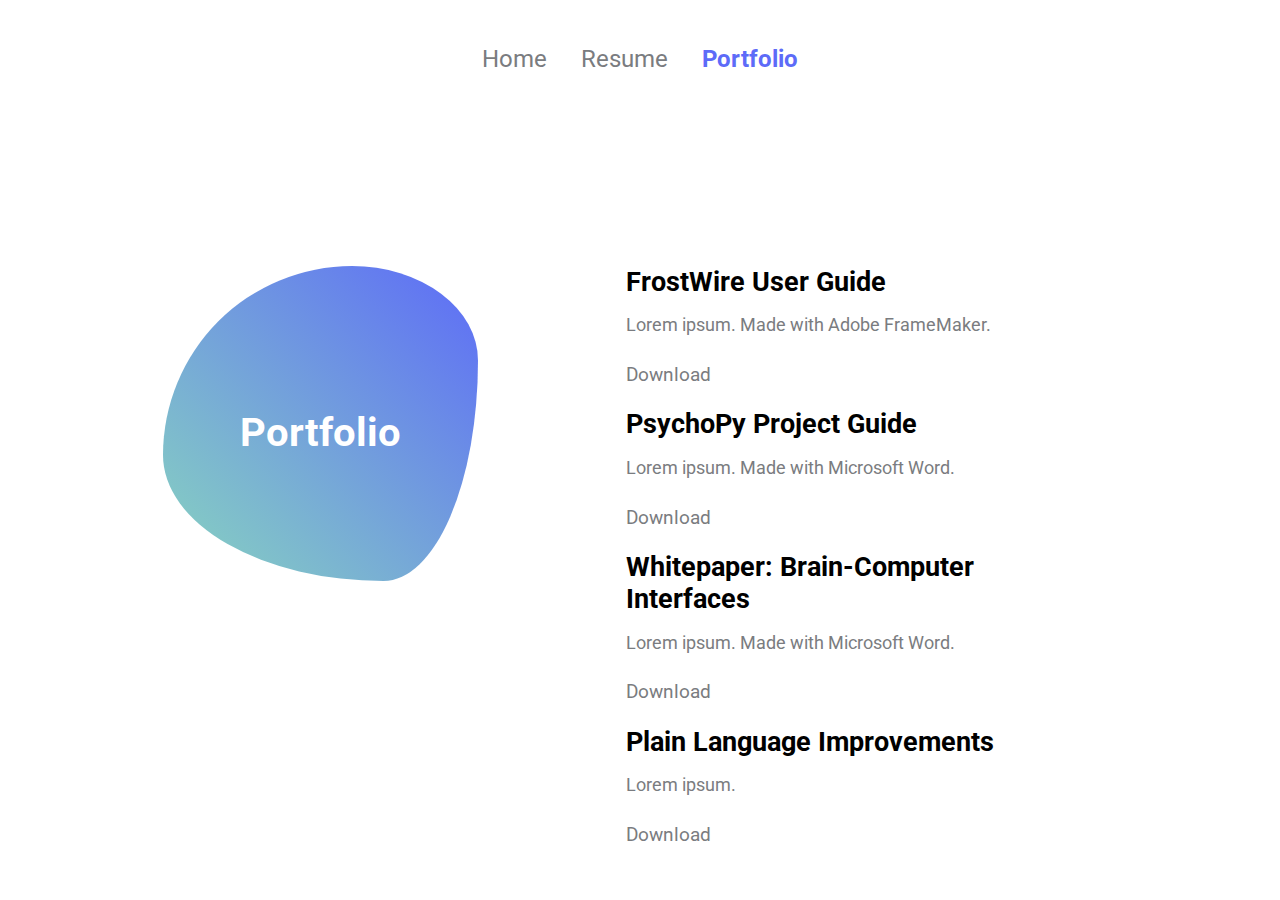
<file: portfolio.html>
<!DOCTYPE html>
<html lang="en">
  <!-- Head -->
  <head>
    <meta charset="UTF-8" />
    <meta name="viewport" content="width=device-width, initial-scale=1.0" />
    <meta http-equiv="X-UA-Compatible" content="ie=edge" />
    <link
      rel="stylesheet"
      href="https://use.fontawesome.com/releases/v5.4.1/css/all.css"
      integrity="sha384-5sAR7xN1Nv6T6+dT2mhtzEpVJvfS3NScPQTrOxhwjIuvcA67KV2R5Jz6kr4abQsz"
      crossorigin="anonymous"
    />
    <link rel="stylesheet" href="style.css" />
    <link rel="icon" href="img/monogram.png" />
    <title>Adam Pugsley</title>
  </head>

  <!-- Body -->
  <body>
    <!-- Top Nav -->
    <div class="topnav">
      <a class="topnav_link" href="index.html">Home</a>
      <a class="topnav_link" href="resume.html">Resume</a>
      <a id="current" class="topnav_link" href="portfolio.html">Portfolio</a>
    </div>

    <hr />

    <div class="grid-2">
      <!-- LEFT COLUMN -->
      <div class="section-1">
        <!--Title-->
        <div class="container">
          <div class="shape">
            <h1 class="title">Portfolio</h1>
          </div>
        </div>
      </div>

      <!-- RIGHT COLUMN -->
      <div class="section-2">
        <!-- Projects -->

        <h2>FrostWire User Guide</h2>
        <p>Lorem ipsum. Made with Adobe FrameMaker.</p>

        <a
          class="folio_dl"
          target="blank"
          href="downloads/FrostWire6UserGuide.pdf"
        >
          <i class="fas fa-download"></i> Download</a
        >
        <br />

        <h2>PsychoPy Project Guide</h2>
        <p>Lorem ipsum. Made with Microsoft Word.</p>
        <a
          class="folio_dl"
          target="blank"
          href="downloads/Creating a simple recognition memory experiment in PsychoPy.pdf"
        >
          <i class="fas fa-download"></i> Download</a
        >

        <br />

        <h2>Whitepaper: Brain-Computer Interfaces</h2>
        <p>Lorem ipsum. Made with Microsoft Word.</p>
        <a
          class="folio_dl"
          target="blank"
          href="downloads/BrainComputerInterfaces_AdamPugsley.pdf"
          ><i class="fas fa-download"></i> Download</a
        >

        <br />

        <h2>Plain Language Improvements</h2>
        <p>Lorem ipsum.</p>
        <a
          class="folio_dl"
          target="blank"
          href="downloads/PlainLanguage_AdamPugsley.pdf"
          ><i class="fas fa-download"></i> Download</a
        >
      </div>
    </div>
  </body>
</html>
</file>
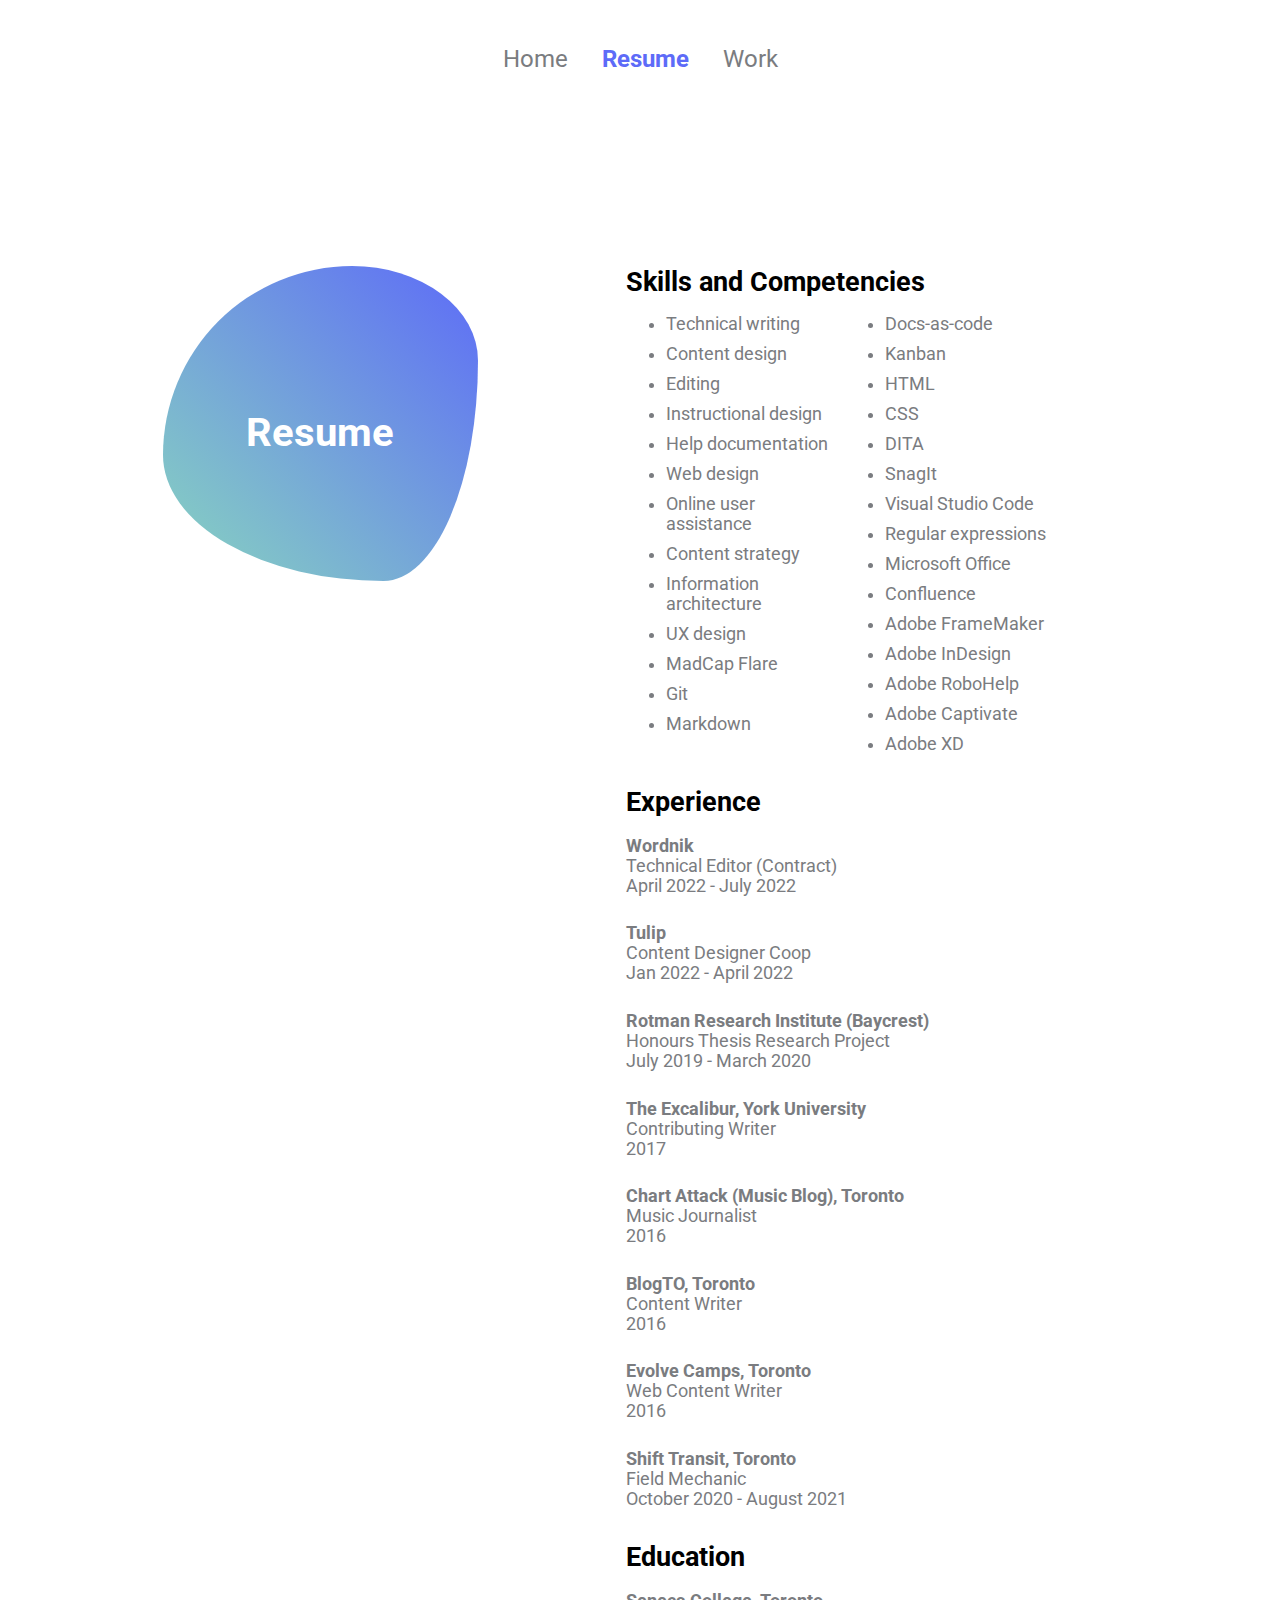
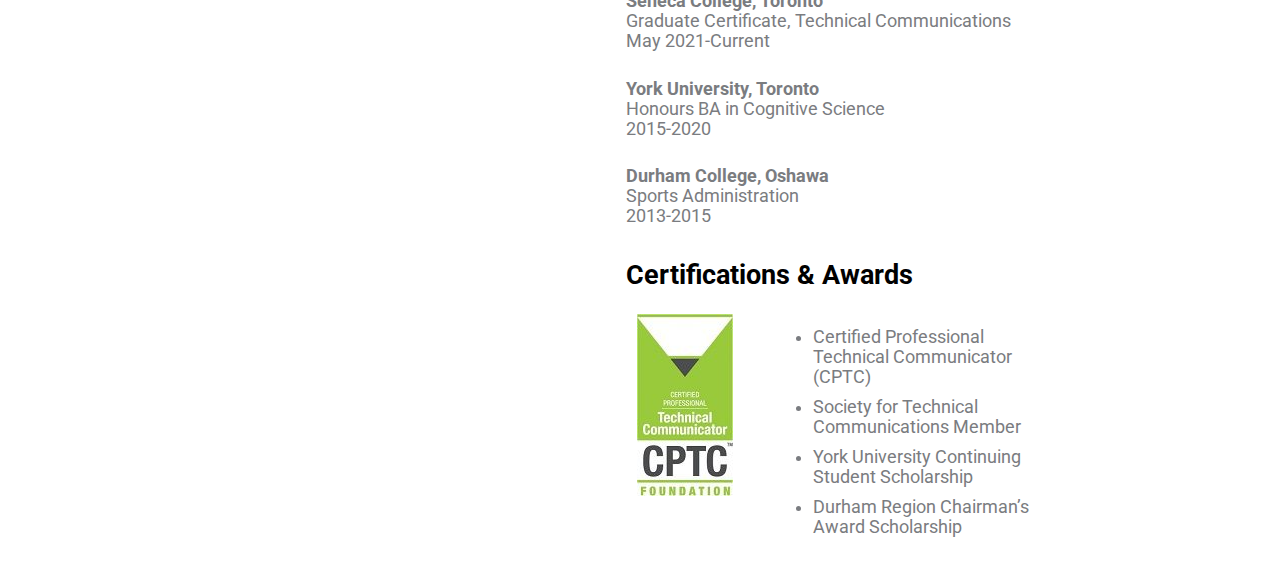
<file: resume.html>
<!DOCTYPE html>
<html lang="en">
  <!-- Head -->
  <head>
    <meta charset="UTF-8" />
    <meta name="viewport" content="width=device-width, initial-scale=1.0" />
    <meta http-equiv="X-UA-Compatible" content="ie=edge" />
    <link
      rel="stylesheet"
      href="https://use.fontawesome.com/releases/v5.4.1/css/all.css"
      integrity="sha384-5sAR7xN1Nv6T6+dT2mhtzEpVJvfS3NScPQTrOxhwjIuvcA67KV2R5Jz6kr4abQsz"
      crossorigin="anonymous"
    />
    <link rel="stylesheet" href="style.css" />
    <link rel="icon" href="img/monogram.png" />
    <title>Adam Pugsley</title>
  </head>

  <!-- Body -->
  <body>
    <!-- Top Nav -->
    <div class="topnav">
      <a class="topnav_link" href="https://adampugsley.ca/">Home</a>
      <a id="current" class="topnav_link" href="resume.html">Resume</a>
      <a class="topnav_link" href="work.html">Work
      </a>
    </div>

    <hr />

    <div class="grid-2">
      <!-- LEFT COLUMN -->
      <div class="section-1">
        <!--Title-->
        <div class="container">
          <div class="shape">
            <h1 class="title">Resume</h1>
          </div>

        </div>
      </div>

      <!-- RIGHT COLUMN -->
      <div class="section-2">
        <!-- Type Line-->

       
        <!-- Skills -->
        <h2>Skills and Competencies</h2>
        <ul class="columns">
          <li>Technical writing</li>
          <li>Content design</li>
          <li>Editing</li>
          <li>Instructional design</li>
          <li>Help documentation</li>
          <li>Web design</li>
          <li>Online user assistance</li>
          <li>Content strategy</li>
          <li>Information architecture</li>
          <li>UX design</li>
          <li>MadCap Flare</li>
          <li>Git</li>
          <li>Markdown</li>
          <li>Docs-as-code</li>
          <li>Kanban</li>
          <li>HTML</li>
          <li>CSS</li>
          <li>DITA</li>
          <li>SnagIt</li>
          <li>Visual Studio Code</li>
          <li>Regular expressions</li>
          <li>Microsoft Office</li>
          <li>Confluence</li>
          <li>Adobe FrameMaker</li>
          <li>Adobe InDesign</li>
          <li>Adobe RoboHelp</li>
          <li>Adobe Captivate</li>
          <li>Adobe XD</li>
        </ul>

        <h2>Experience</h2>
        
         <p>
          <span>Wordnik</span>
          <br />Technical Editor (Contract) <br />April 2022 - July 2022
        </p>
        
        <p>
          <span>Tulip</span>
          <br />Content Designer Coop <br />Jan 2022 - April 2022
        </p>

        <p>
          <span>Rotman Research Institute (Baycrest)</span>
          <br />Honours Thesis Research Project <br />July 2019 - March 2020
        </p>

        <p>
          <span>The Excalibur, York University</span>
          <br />Contributing Writer <br />2017
        </p>

        <p>
          <span>Chart Attack (Music Blog), Toronto</span>
          <br />Music Journalist <br />2016
        </p>

        <p>
          <span>BlogTO, Toronto</span>
          <br />Content Writer <br />2016
        </p>

        <p>
          <span>Evolve Camps, Toronto</span>
          <br />Web Content Writer <br />2016
        </p>

        <p>
          <span>Shift Transit, Toronto</span>
          <br />Field Mechanic <br />October 2020 - August 2021
        </p>

        <!--Add more experience

        <p>
          <span></span>
          <br>
          <br>
        </p>

        <p>
          <span></span>
          <br>
          <br>
        </p>

        -->

        <!-- Education -->
        <h2>Education</h2>
        <p>
          <span>Seneca College, Toronto</span> <br />Graduate Certificate,
          Technical Communications <br />May 2021-Current
        </p>

        <p>
          <span>York University, Toronto</span>
          <br />Honours BA in Cognitive Science <br />2015-2020
        </p>

        <p>
          <span>Durham College, Oshawa</span>
          <br />Sports Administration <br />2013-2015
        </p>

        <!--
         Publications 
        <h2>Publications</h2>
        
        <p>Controversial ad can't keep up the times
          <br><i>The Excalibur</i>
        </p>
        -->
      

        <!-- Certifications & Awards  -->
        <h2>Certifications & Awards</h2>
        <a href="https://www.credly.com/badges/24a842a4-3dc9-42f2-ab8b-5a5240f12327"><img id="CPTC" src="img/CPTC.png"></a>
        <ul>
          <li>Certified Professional Technical Communicator (CPTC)</li>
          <li>Society for Technical Communications Member</li>
          <li>York University Continuing Student Scholarship</li>
          <li>Durham Region Chairman’s Award Scholarship</li>
        </ul>
        
        <br>
        
     
      </div>
    </div>
  </body>
</html>
</file>
<file: style.css>
/* global */
@import url("https://fonts.googleapis.com/css?family=Roboto");

/* animated border */

:root {
  --background: #005;
  --primary: #88d5bf;
  --secondary: #5d6bf8;
  --third: #e27fcb;
}

* {
  box-sizing: border-box;
}

.container {
  align-items: center;
  display: flex;
  height: 40vh;
  justify-content: center;
}

div.shape {
  display: flex;
  align-items: center;
}

.shape {
  background: linear-gradient(45deg, var(--primary) 0%, var(--secondary) 100%);
  animation: morph 8s ease-in-out infinite;
  border-radius: 60% 40% 30% 70% / 60% 30% 70% 40%;
  height: 100%;
  max-height: 35vh;
  transition: all 1s ease-in-out;
  width: 100%;
  max-width: 35vh;
  z-index: 5;
  display: flex;
  justify-content: center;
}

@keyframes morph {
  0% {
    border-radius: 60% 40% 30% 70% / 60% 30% 70% 40%;
    background: linear-gradient(
      45deg,
      var(--primary) 0%,
      var(--secondary) 100%
    );
  }

  50% {
    border-radius: 30% 60% 70% 40% / 50% 60% 30% 60%;
    background: linear-gradient(45deg, var(--third) 0%, var(--secondary) 100%);
  }

  100% {
    border-radius: 60% 40% 30% 70% / 60% 30% 70% 40%;
    background: linear-gradient(
      45deg,
      var(--primary) 0%,
      var(--secondary) 100%
    );
  }
}

/* Typewriter animation */

.line-1 {
  margin: 0;
  border-right: 2px solid #005;
  font-size: 36px;
  text-align: left;
  white-space: nowrap;
  overflow: hidden;
}

.anim-typewriter {
  animation: typewriter 4s steps(44) 0.5s 1 normal both,
    blinkTextCursor 500ms steps(44) infinite normal;
}
@keyframes typewriter {
  from {
    width: 0;
  }
  to {
    width: 24em;
  }
}
@keyframes blinkTextCursor {
  from {
    border-right-color: #7a7c80;
  }
  to {
    border-right-color: transparent;
  }
}

p.line1.anim-typewriter {
  margin-block-start: 0em;
  margin-left: 0em;
  margin: 0px;
  font-size: 36px;
  color: #005;
}

p.line-1 {
  color: #5d6bf8;
  font-size: 24px;
  font-weight: bold;
}

/* -------------------- */

.fixed {
  position: fixed;
}

.grid-2 {
  display: grid;
  grid-template-columns: repeat(2, 1fr);
}

body {
  margin: 0;
  margin-bottom: 80px;
  padding: 0;
  font-family: "Roboto", sans-serif;
  background-color: white;

}

h2,
.white {
  color: black;
}

h1,
.white {
  color: black;
  font-size: 2.5rem;
  margin-bottom: 0.2em;
  transition: all 0.5s ease;
}

a {
  color: #7a7c80;
  text-decoration: none;
}

p {
  color: #7a7c80;
}

li {
  color: #7a7c80;
}

span {
  font-weight: bold;
}

.columns {
  column-count: 2;
}

/* Top Nav */

.topnav {
  text-align: center;
  height: auto;
  padding-top: 5vh;
  padding-bottom: 5vh;
  position: fixed; /* Set the navbar to fixed position */
  top: 0; /* Position the navbar at the top of the page */
  width: 100%;
  background-color: white;
  z-index:9999999
}

a.topnav_link {
  font-size: 24px;
  padding: 10px 15px 0px 15px;
}

a.topnav_link:hover {
  color: #5d6bf8;
}

hr {
  width: 200px;
}

/* Bold Current Page */

a#current {
    font-weight: bold;
    color: #5d6bf8;
}


/* ------------------- */

/* headshot */
.headshot {
  border: 1px solid white;
  border-radius: 200px;
  width: auto;
  height: 100%;
  max-height: 25vh;
  vertical-align: middle;
}

br {
  color: #5d6bf8;
}

/* section 1 */

#CPTC {
  float: left;
  padding-right: 70px;
  padding-bottom: 70px;
}

.section-1 {
  padding-top: 25vh;
  text-align: center;
  width: 50%;

  position: fixed;
}

.section-1-resume {
  padding-top: 10vh;
  text-align: left;
}

.experience {
  padding-left: 45vh;
}

.section-1 p {
  font-size: 1.1rem;
  padding-bottom: 10px;
  margin: 0;
}

.section-1 h2 {
  font-size: 1.7rem;
  margin-bottom: 10px;
}

.section-1 a {
  font-size: 1.5rem;
  padding: 10px;
}

.section-1-resume p {
  font-size: 1.1rem;
  padding-bottom: 10px;
  margin: 0;
}

.section-1-resume h2 {
  font-size: 1.7rem;
  margin-bottom: 10px;
}

.section-1-resume a {
  font-size: 1.5rem;
  padding: 10px;
}

.title {
  color: white;
}

/* section 2 */
.section-2 {
  padding-top: 25vh;
  width: 80%;
  padding-left: 50px;
  padding-bottom: 50px;
  height: 550px;
  margin-left: 90%;
}

.section-2 h2 {
  font-size: 1.7rem;
  margin-bottom: 10px;
}

.section-2 p {
  font-size: 1.1rem;
  padding-bottom: 10px;
}

li {
  font-size: 1.1rem;
  padding-bottom: 10px;
  margin-right: 30px;
  padding-left: none;
}

.section-2 a {
  display: block;
  padding: 5px;
  font-size: 1.2rem;
  padding-left: 0;
  width: 100px;
}

a.folio_dl {
  display: inline;
}

.work_embed {
  width: 100%;
  height: 700px;
}

.work_embed {
  padding-top: 10px;
  padding-bottom: 50px;
}

.screenshot {
  width: 100%;
  height: auto;
}

main.portfolio {
  text-align: center;
  padding-top: 10vh;
}

.portfolio-piece {
  text-align: center;
  border: #7a7c80 2px solid;
  border-radius: 15px;
  width: 300px;
  padding: 20px;
  margin: 35px;
}


/* animations / utilities */
.section-2 a:hover {
  font-size: 1.3rem;
  color: #5d6bf8;
  cursor: pointer;
  transition: 0.5s;
}

.section-1 a:hover {
  color: black;
  cursor: pointer;
  transition: 0.5s;
}

.white:hover {
  position: relative;
  padding-left: 10px;
}

/* media queries */
@media (max-width: 1000px) {
  .grid-2 {
    grid-template-columns: 1fr;
  }
  .section-1 {
    padding: 0;
    padding-top: 150px;
   
    position: static;
    width: 100%;
  }

  .section-1-resume {
    padding: 0;
    padding-top: 5rem;
  }

  .experience {
    padding: 0;
    padding-left: 1.5rem;
    padding-top: 2rem;
  }

  .section-2 {
    padding: 0;
    padding-left: 1.5rem;
    padding-top: 2rem;
    width: 80%;
    height: 550px;
    margin-left: 5%;
  }
}

@media (max-width: 450px) {
  ul.columns {
    columns: 1;
  }

  p.line-1 {
    display: none;
  }
}
</file>
